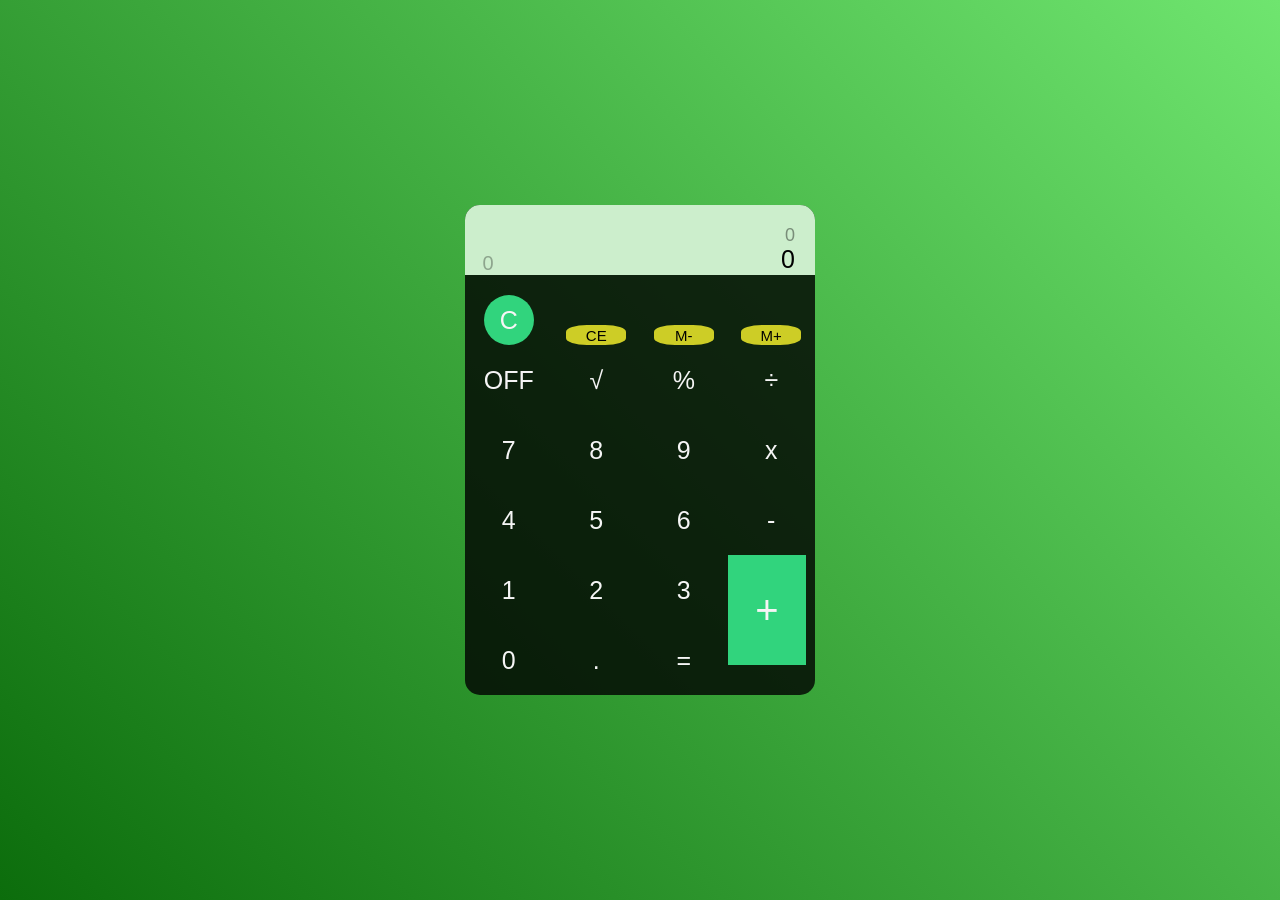
<file: Index.html>
<!DOCTYPE html>
<html lang="pt-br">
<head>
    <meta charset="UTF-8">
    <meta name="viewport" content="width=device-width, initial-scale=1.0">
    <meta http-equiv="X-UA-Compatible" content="ie=edge">
    <title>Calculadora</title>
    <link rel="stylesheet" href="style.css">
</head>
<body>
<section>


    <div class="container">
        <div class="display">
            <div class="display-1">0</div>
            <div  id="display-2" class="display-2">0</div>
            <div class="temp-result">0</div>


        </div>
        <div class="all_buttons">
            <div class="button all-clear">
                <div class="test">C</div>
            </div>
            <div class="button last-entety-clear">
                <div class="CE">CE</div>
            </div>
            <div class="other button">
                <div class="mMenos">M-</div>
            </div>
            <div class="other button">
                <div class="mMais">M+</div>
            </div>

            <div class="button off">OFF</div>
            <div class="button operation">√</div>
            <div class="button operation">%</div>
            <div class="button operation">÷</div>

            <div class="button number">7</div>
            <div class="button number">8</div>
            <div class="button number">9</div>
            <div class="button operation">x</div>

            <div class="button number">4</div>
            <div class="button number">5</div>
            <div class="button number">6</div>
            <div class="button operation">-</div>

            <div class="button number">1</div>
            <div class="button number">2</div>
            <div class="button number">3</div>
            <div class="button operation plus">+</div>


            <div class="button number">0</div>
            <div class="button number dot">.</div>
            <div class="button equal">=</div>



        </div>

    </div>
</section>
<script src="calculator.js"></script>

</body>
</html>
</file>
<file: style.css>
*{
    padding: 0;
    margin: 0;
    box-sizing: border-box;
}
html{
    font-family: Arial;

}
section{
    background-image: linear-gradient(45deg, #0c6d0c, #6fe56f);
    min-height: 100vh;
    width: 100%;
    display: flex;
    align-items: center;
    justify-content: center;
}
.container{
    width: 90%;
    max-width: 350px;
    background-color: rgba(0,0,0,0.8);
    color: white;
    border-radius: 15px;
    overflow: hidden;
}
.display{
    background-color: #cceecc;
    height: 70px;
    width: 100%;
    text-align: right;
    padding: 20px;
    font-size: 25px;
    color: black;
    position: relative;
}
.display-1{
    opacity: .4;
    font-size: 18px;
    height: 20px;
    overflow: hidden;
}
.temp-result{
    position: absolute;
    bottom: 0;
    left: 5%;
    font-size: 20px;
    opacity: .3;

}
.all_buttons{
     color: whitesmoke;
    display: grid;
    grid-template: repeat(5,1fr) / repeat(4,1fr);
    border-top: none;
    border-left: none;


}
.button{
    border: .1px #383636;
    height: 70px;
    width: 100%;
    display: flex;
    align-items: center;
    justify-content: center;
    font-size: 25px;
    cursor: pointer;
    border-top: none;
    border-left: none;
}
.button:hover{
    background-color: #100f0f;
}

.button.all-clear {
    padding-top: 20px;
    border-top: none;
    border-left: none;

}
.button.all-clear:hover{
    background: none;
}

.all-clear div{
    display: flex;
    align-items: center;
    justify-content: center;
    height: 50px;
    width: 50px;
    border-radius: 50%;
    background-color: #31d47d;

}

.button.last-entety-clear{
    border-top: none;
    border-left: none;
   align-items: end;
}
.button.last-entety-clear:hover{
    background:none;
}
.button.last-entety-clear div:hover{
    background-color: #e2e233;
}
.button.last-entety-clear div{
    display: flex;
    align-items: center;
    justify-content: center;
    height: 20px;
    width: 60px;
    border-radius: 35%;
    background-color: #cdcd26;
    font-size: 15px;
    color: black;
}
.other.button{
    align-items: end;
}
.other.button div{
    display: flex;
    align-items: center;
    justify-content: center;
    height: 20px;
    width: 60px;
    border-radius: 35%;
    background-color: #cdcd26;
    font-size: 15px;
    color: black;
}
.other.button:hover {
    background: none;
}
.other.button div:hover {
    background-color: #e2e233;
}

.button.operation.plus{

    align-items: center;
    justify-content: center;
    height: 110px;
    width: 90%;
    background-color: #31d47d;
    font-size: 40px;
    border: none;
    grid-column: 4;
    grid-row: 5/8;




}
</file>
